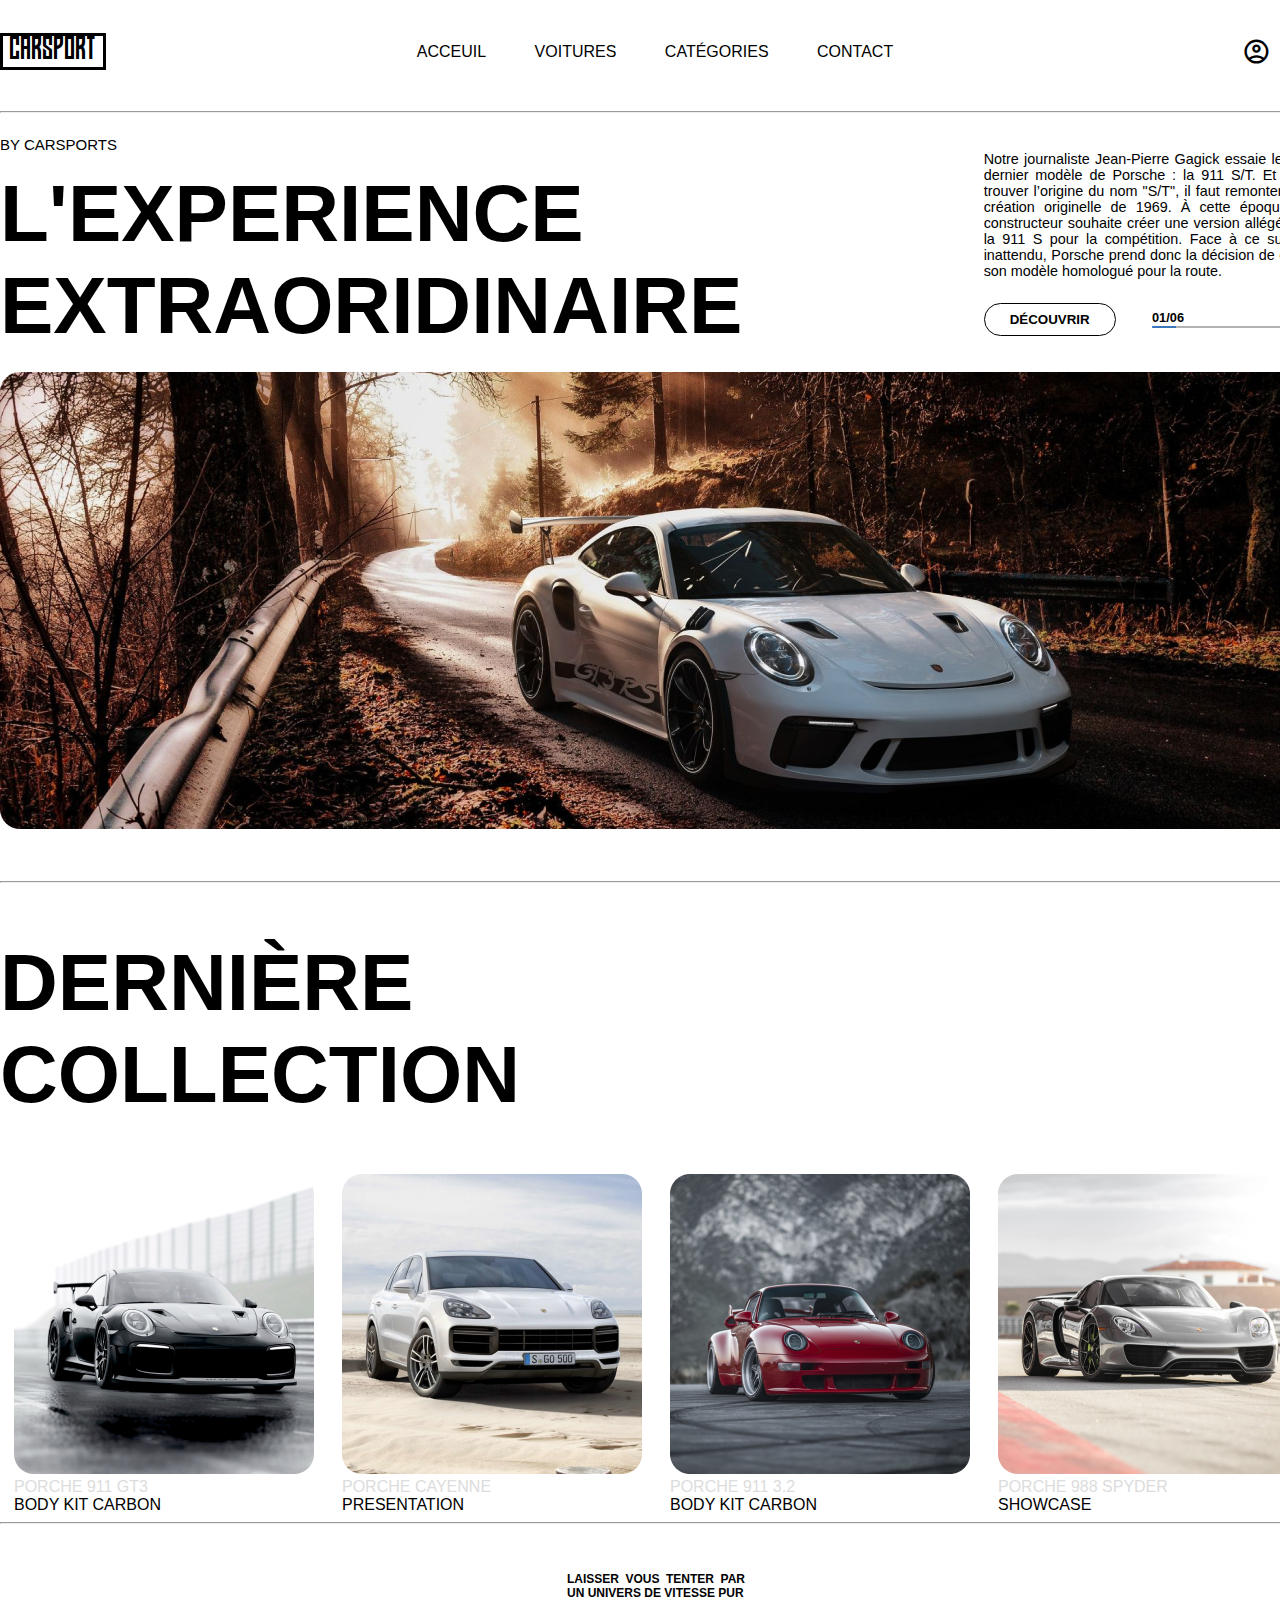
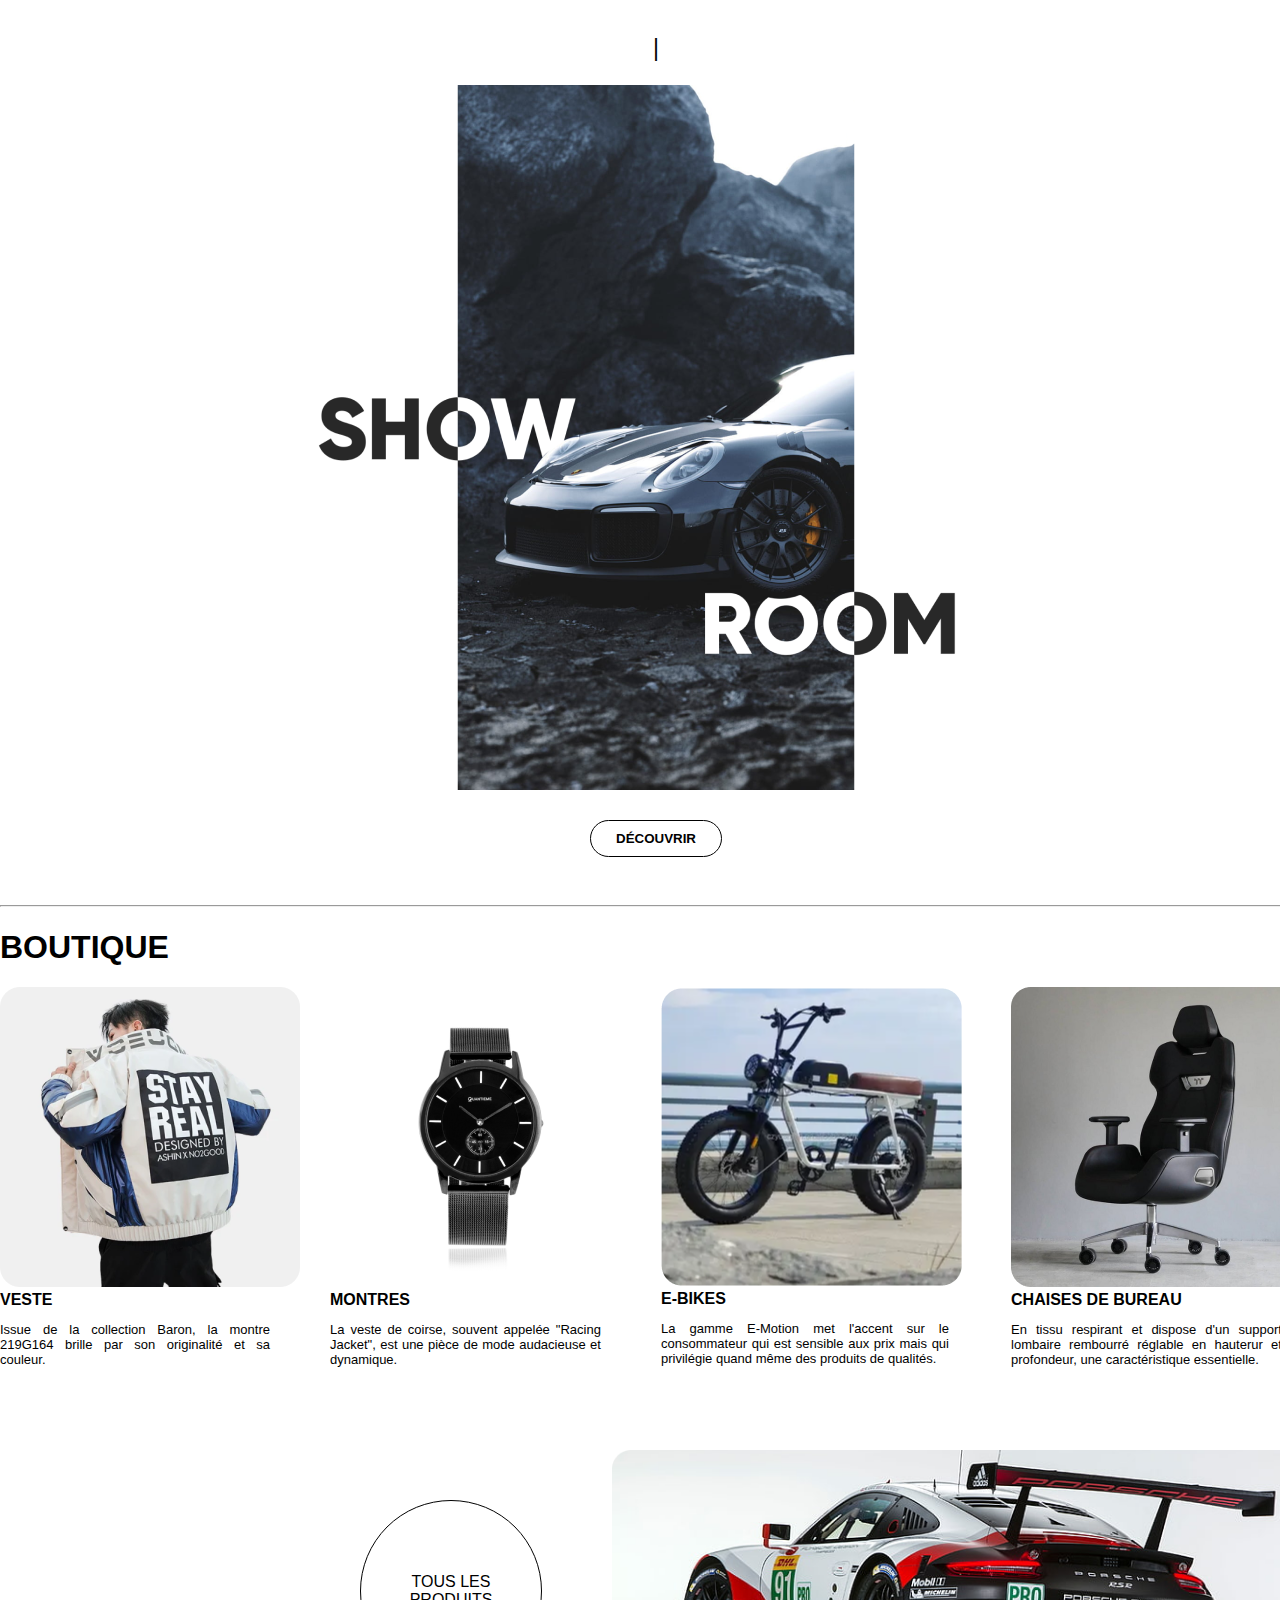
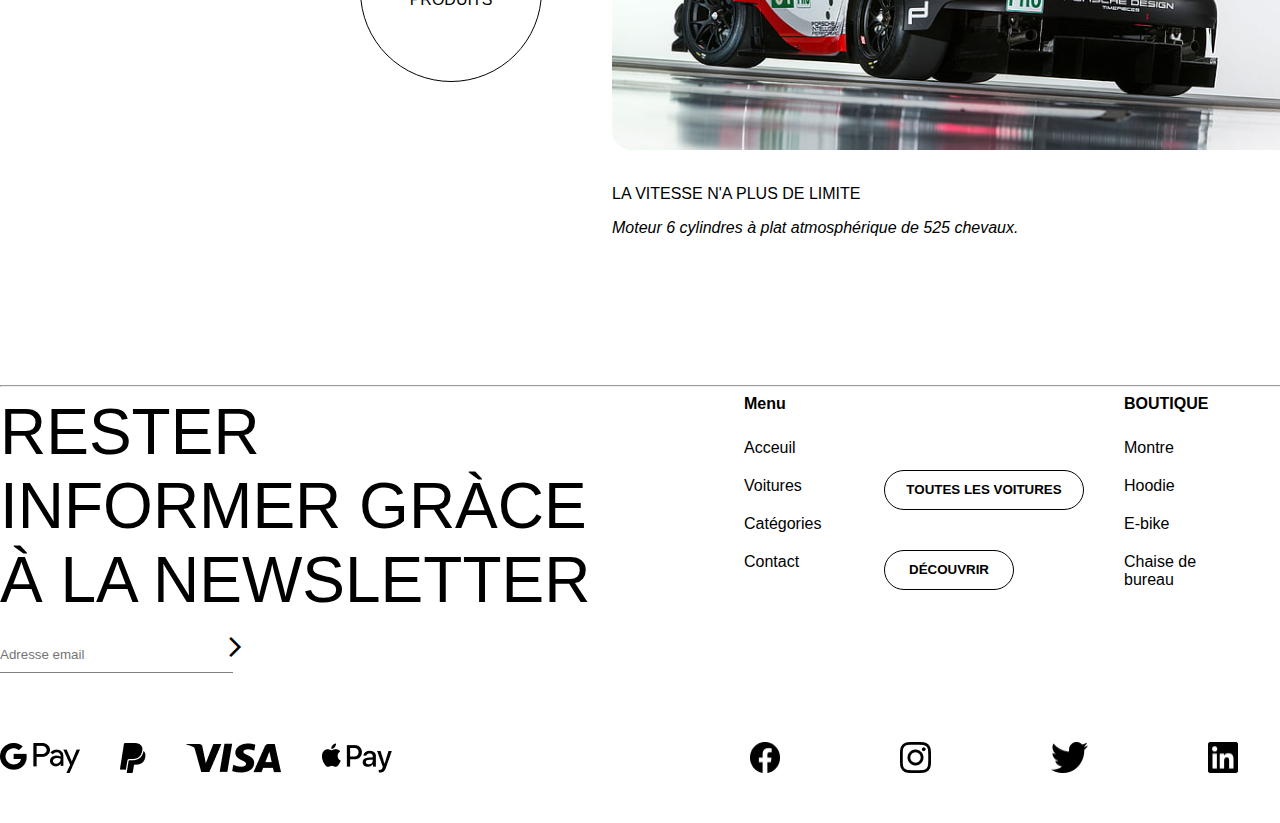
<file: index.html>
<!DOCTYPE html>
<html lang="en">
  <head>
    <meta charset="UTF-8" />
    <meta name="viewport" content="width=device-width, initial-scale=1.0" />
    <title>Document</title>
    <link rel="stylesheet" href="styles.css" />
    <link
      href="https://fonts.googleapis.com/css2?family=Material+Symbols+Outlined"
      rel="stylesheet"/>
      <link href="https://fonts.cdnfonts.com/css/sf-pro-display" rel="stylesheet">
                
  </head>
  <body>
    
    <nav class="nav">
      <div class="logo">CARSPORT</div>

      <ul class="nav-ul">
        <li class="items-list">
          <a class="nav-link" href="">ACCEUIL</a>
        </li>
        <li class="items-list">
          <a class="nav-link" href="">VOITURES</a>
        </li>
        <li class="items-list">
          <a class="nav-link" href="">CATÉGORIES</a>
        </li>
        <li class="items-list">
          <a class="nav-link" href="">CONTACT</a>
        </li>
      </ul>

      <div class="div">
        <ul class="div-ul">
          <li class="icon-login">
            <span class="material-symbols-outlined">account_circle</span>
          </li>
          <li class="icon-login">
            <span class="material-symbols-outlined">shopping_cart</span>
          </li>
        </ul>
      </div>
    </nav>

    <hr/>
 

  <header class="container">
    
    <div class="container-div">
        <p class="mini-text">BY CARSPORTS</p>
        <h1 class="main-title">L'EXPERIENCE EXTRAORIDINAIRE</h1>
      </div>

      <div class="container-div2"> 
      <p class="parrafo">Notre journaliste Jean-Pierre Gagick essaie le tout dernier modèle de Porsche : la 911 S/T. Et pour trouver l’origine du nom "S/T", il faut remonter à la création originelle de 1969. À cette époque, le constructeur souhaite créer une version allégée de la 911 S pour la compétition. Face à ce succès inattendu, Porsche prend donc la décision de créer son modèle homologué pour la route.</p>
      
      
      <div class="div-button-barra">
        
        <button class="first-button">DÉCOUVRIR</button>

        <div class="sub-barra-progress"><label for="file">01/06</label>
          <progress class="first-barr" id="1/6" max="100" value="15">20%</progress></div>
        
      </div>
      
      
    </div>

    
  </header>
  <img class="car-image" src="multimedia/Car.png.png" alt="">
  <hr>

<!-- Part 2 -->

  <h1 class="title2">DERNIÈRE COLLECTION</h1>

  <main class="main">

    <div class="card">
        <img src="multimedia/car2.png" alt="Imagen 1">
        <div class="marca-descripcion">
          <p class="marca-car">PORCHE 911 GT3</p>
          <p class="descripcion">BODY KIT CARBON</p>
        </div>
        
        
    </div>

    <div class="card">
        <img src="multimedia/car3.png" alt="Imagen 2">
        <div class="marca-descripcion"> 
          <p class="marca-car">PORCHE CAYENNE</p>
          <p class="descripcion">PRESENTATION</p></div>
    </div>

    <div class="card">
        <img src="multimedia/car4.png" alt="Imagen 3">
        <div class="marca-descripcion">
          <p class="marca-car">PORCHE 911 3.2</p>
          <p class="descripcion">BODY KIT CARBON</p></div>
        
    </div>

    <div class="card">
      <img src="multimedia/car5.png" alt="Imagen 4">
      <div class="marca-descripcion">
        <p class="marca-car">PORCHE 988 SPYDER</p>
        <p class="descripcion">SHOWCASE</p>
      </div>
      
  </div>
</main>

<!-- Part 3 -->
<hr>

<div class="div-showroom"> 
  <p class="parrafo2">LAISSER VOUS TENTER PAR UN UNIVERS DE VITESSE PUR</p>
  <p class="palo">|</p>
  <img src="multimedia/SHOWROOM.png" alt="">
  
  <div class="sub-class-second-button"><button class="second-button">DÉCOUVRIR</button></div>
</div>
    
<hr>

<!-- Part 4 -->

<h1>BOUTIQUE</h1>
<section class="section">

  <div class="pic">
      <img src="multimedia/stayReal.png" alt="Imagen 5">
      <strong>VESTE</strong>
      <p class="common">Issue de la collection Baron, la montre 219G164 brille par son originalité et sa couleur.</p>
  </div>

  <div class="pic">
      <img src="multimedia/clock.png" alt="Imagen 6">
      <strong>MONTRES</strong>
      <p class="common">La veste de coirse, souvent appelée "Racing Jacket", est une pièce de mode audacieuse et dynamique.</p>
  </div>

  <div class="pìc">
      <img src="multimedia/motorcycle.png" alt="Imagen 7">
      <strong>E-BIKES</strong>
      <p class="common">La gamme E-Motion met l'accent sur le consommateur qui est sensible aux prix mais qui privilégie quand même des produits de qualités.</p>
  </div>

  <div class="pic">
    <img src="multimedia/chair.png" alt="Imagen 8">
    <strong>CHAISES DE BUREAU</strong>
    <p class="common">En tissu respirant et dispose d'un support lombaire rembourré réglable en hauterur et profondeur, une caractéristique essentielle.</p>
</div>
</section>

<div class="grampa-french">

  <div class="circle">
    <p class="image-circle">TOUS LES PRODUITS</p>  
    </div>
    
    <div class="father-french">
      
      <div class="text-french">
        <img class="image-multimedia" src="multimedia/image 14.png" alt="Imagen de coche">
        
        <div class="Box-plus">
          <p class="text-plus">LA VITESSE N'A PLUS DE LIMITE</p>
          <p class="italic">Moteur 6 cylindres à plat atmosphérique de 525 chevaux.</p>
        </div>
        
    </div>
    
    </div>
</div>

<hr>
<!-- Part 5 -->

<footer class="footer">
  <div class="footer_first">
      <div class="div-first">
          <h2 class="div-h2-footer">
              RESTER INFORMER GRÀCE À LA NEWSLETTER
          </h2>
          <input class="footer-input" type="email" placeholder="Adresse email">
          <span id="footer-input-icon" class="material-symbols-outlined">arrow_forward_ios</span>
      </div>
      <div class="div-footer2">
          <img src="multimedia/Googlepay.png" alt="Google-play">
          <img src="multimedia/Paypal.png" alt="PayPal page">
          <img src="multimedia/Visa.png" alt="Visa page">
          <img src="multimedia/Apple.png" alt="Apple store">
      </div>
  </div>
  
  <div class="part2-footer">
      <div class="sub-part2-footer">
          <div class="menu-footer">
              <strong class="strong-title">Menu</strong>
              <ul class="ul-menu">
                  <li class="ul-items">Acceuil</li>
                  <li class="ul-items">Voitures</li>
                  <li class="ul-items">Catégories</li>
                  <li class="ul-items">Contact</li>
              </ul>
          </div>
          <div class="botton-box">
              <button class="boton-one">
                  TOUTES LES VOITURES
              </button>
              <button class="second-botton">
                  DÉCOUVRIR
              </button>
          </div>
          <div class="footer-box">
              <strong class="boutiques-strong">BOUTIQUE</strong>
              <ul class="list-box">
                  <li class="list-items">Montre</li>
                  <li class="list-items">Hoodie</li>
                  <li class="list-items">E-bike</li>
                  <li class="list-items">Chaise de bureau</li>
              </ul>
          </div>
      </div>
      <div class="Footer-box2">
          <div class="box-footer-icons">
              <img src="multimedia/Facebook.png" alt="Facebook page">
              <img src="multimedia/Instagram.png" alt="Instagram page">
              <img src="multimedia/Twitter.png" alt="Twitter page">
              <img src="multimedia/Linked.png" alt="Linkedin page">
          </div>
      </div>
  </div>
</footer>


</body>
</html>
</file>
<file: styles.css>
body {
    margin: auto;
    box-sizing: border-box;
    font-family: 'SF Pro Display', sans-serif;                                       
    width: 1312px;
}

@font-face{
    font-family: 'bagn-pro-regular';
    src: url(fuentes/bahn-pro-regular.ttf);
}

/* Navegador */

.nav {
    display: flex;
    justify-content: space-around;
    align-items: center;
}

.logo{
    border: solid black 3px;
    font-family:'bagn-pro-regular';
    margin: 0;
    font-size: 30px;
    width: 100px;
    text-align: center;
    
}

.nav-ul{
    list-style: none;
    margin: auto;
    padding: 10px;
    transform: scale(.8);
    font-weight: 400;
    display: flex;
    justify-content: space-around;
    width: 50%;

}

.nav-link {
    text-decoration: none;
    color: #000;
}

.icon-login{
    display: flex;
    gap: 20px;
    scale: 1.2;
}

.items-list{
    padding: 30px;
    font-size: 20px;
    
}

.div-ul{
    display: flex;
    gap: 20px;
    padding-right: 0px;
}

/* L'EXPERIENCE EXTRAORIDINAIRE */

.mini-text{
    font-size: 15px;   
    
}
.main-title{
    font-size:80px;
    margin: 0;
}
.parrafo{
    max-width: 450px;
    text-align: justify;
    font-size: .9em;
    padding-bottom: 10px;
}

.container{
    display: flex;
    align-items: center;
    justify-content: center;
    
}

.first-button{
    padding: 8px 25px;
    background-color: white;
    font-weight: bold;
}

.first-barr{
  height: 4px;
  
}


.div-button-barra{
    display: flex;
    align-items:center;
    justify-content: space-between;
}

.sub-barra-progress{
    display: flex;
    flex-direction: column;
}

.car-image{
    padding-top: 20px;
    padding-bottom:40px;
}

label{
    font-weight: bold;
    font-size: .8em ;
}

progress{
    color:#000
}

/* DERNIÈRE COLLECTION */

.title2{
    font-size: 80px;
    max-width: 10px;
}

.main{
    display:flex;
    justify-content: space-around;
    align-items: center;
    margin-bottom: 0;
 
}

.text-image{
    max-width: 200px;
    font-size:  small;
    
}

.trozo-texto1{
    color: lightgrey;
}

.marca-descripcion{
    display: flex;
    flex-direction: column;
    margin: 0;
}

.marca-car, .descripcion {
    margin: 0;
}

.marca-car{
    color: gainsboro;
}

/* SHOWROOM */

.div-showroom{
    display: flex;
    align-items: center;
    justify-content: center;
    flex-direction: column;
}

.palo{
    font-size: 23px;
}

.parrafo2{
    max-width: 178px;
    font-size: 12px;
    font-weight: bold;
    text-align:justify;
    margin-top: 40px;
}

.second-button{
    padding: 10px 25px;
    background-color: white;
    font-weight: bold;
    
}

.sub-class-second-button{
    padding-top: 30px;
    padding-bottom: 40px;
}


/* BOTÓN */
button{
    border-radius: 23px;
    border: solid 1px black;
}

/* BOUTIQUE */

.section{
    display:flex;
    gap: 30px;
    align-items: center;
    margin-bottom: 50px;
    
    
}

.common{
    font-size: 13px;
    width: 90%;
    text-align: justify;
}

.div-canon{
    display: flex;
    justify-content: end;
    margin: 0;
}


.circle{
   border: solid black 1px;
   border-radius: 50%;
   display: flex;
   align-items: center;
   justify-content: center;
   height: 180px;
   width: 180px;
   margin: 70px;
   
}

.image-circle{
    max-width: 100px;
    text-align: center;
    font-weight: 300;
}

.image-multimedia{ 
    width: 700px;
    height: 300px;
    margin-bottom: 30px;
    margin-top: 20px;
}

.grampa-french{
   display: flex;
   justify-content:right;
   width: 100%;
 
   
}

.italic{
    font-style: italic;
    margin: 0;
    margin-bottom: 140px;
}

.text-plus{
   margin-top:.5px;
   font-weight: 400;
}

/* Footer */

.footer {
    display: flex;
    justify-content: space-between;
}

.footer_first{
    display: flex;
    justify-content: space-between;
    flex-direction: column;
}

.div-h2-footer{
    font-size: 4em;
    width: 80%;
    font-weight: 280;
    margin-bottom: 12px;
    text-transform: uppercase;
    margin: 0;
      
}

.footer-input{
    margin: 20px 0;
    padding: 10px;
    padding-left: 0;
    color:black; 
    width: 30%;
    border: none;
    border-bottom: 1px solid gray;
    outline: 0;
    
}

#footer-input-icon{
    position: relative;
    right: 15px;
}

.div-footer2{
    margin: 50px 0;
    gap: 40px;
    display: flex;
      
}


.part2-footer{
    display: flex;
    justify-content: space-between;
    flex-direction: column;
}

.sub-part2-footer{
    display: flex;
    gap: 40px;
}

.menu-footer{
    width: 100px;
}

.strong-title {
    margin-top: 80px;
}

.boutiques-strong{
    margin-top: 80px;

}
.ul-menu, .list-box{
    padding: 0;
}

.ul-items, .list-items{
    width: 100px;
    list-style: none;
    padding: 10px 0px;
    
}

.botton-box{
    display: flex;
    justify-content: center;
    flex-direction: column;
    gap: 40px;
    width: 200px;
}

.boton-one{
    margin-top: 50px;
    background-color: white;
    height: 40px;
    font-weight: 600;
    
}


.second-botton{
    width: 130px;
    background-color: white;
    height: 40px;
    font-weight: 600;
}

.footer-box{
    width: 150px;
}

.list-box{
    width: 150px;
}

.Footer-box2{
    display: flex;
    justify-content: space-between;
    margin: 50px 0;
    align-items: baseline;
    
}

.box-footer-icons{
    display: flex;
    justify-content: center;
    margin-left: 80px;
    width: 60%;
    gap: 120px;
    
}
</file>
